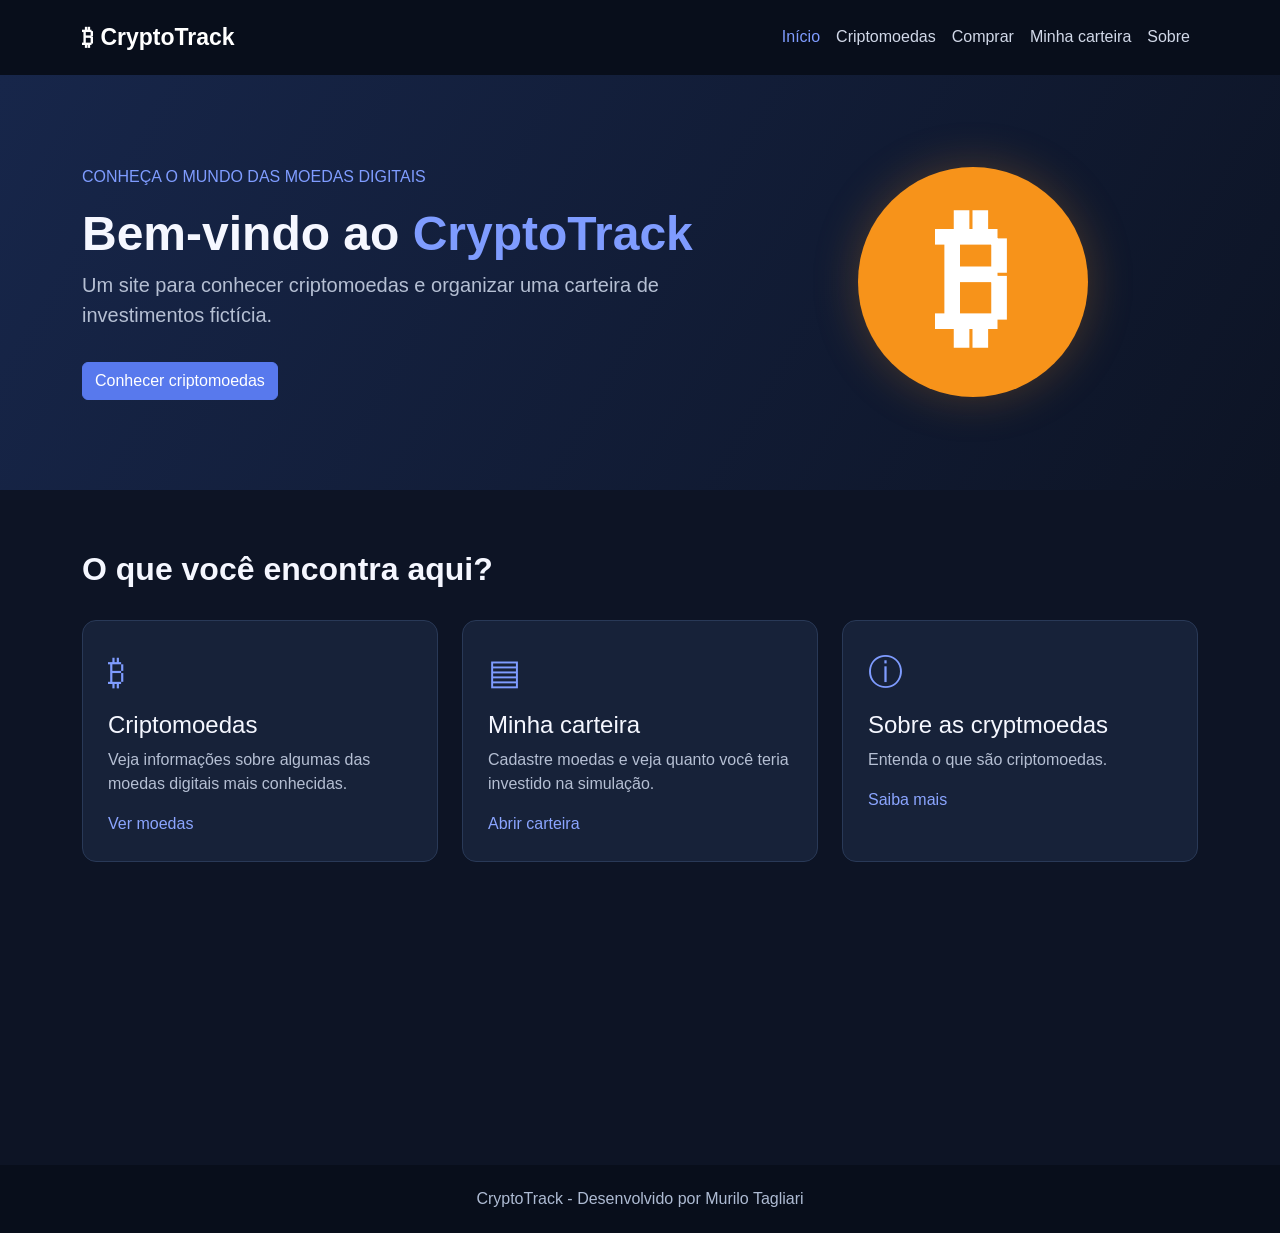
<file: index.html>
<!DOCTYPE html>
<html lang="pt-br">
<head>
    <meta charset="UTF-8">
    <meta name="viewport" content="width=device-width, initial-scale=1.0">
    <title>Início | CryptoTrack</title>
    <link href="https://cdn.jsdelivr.net/npm/bootstrap@5.3.3/dist/css/bootstrap.min.css" rel="stylesheet">
    <link rel="stylesheet" href="CSS/style.css">
</head>
<body>
    <nav class="navbar navbar-expand-lg navbar-dark">
        <div class="container">
            <a class="navbar-brand" href="index.html">₿ CryptoTrack</a>
            <button class="navbar-toggler" type="button" data-bs-toggle="collapse" data-bs-target="#menu">
                <span class="navbar-toggler-icon"></span>
            </button>
            <div class="collapse navbar-collapse" id="menu">
                <ul class="navbar-nav ms-auto">
                    <li class="nav-item"><a class="nav-link active" href="index.html">Início</a></li>
                    <li class="nav-item"><a class="nav-link" href="criptomoedas.html">Criptomoedas</a></li>
                    <li class="nav-item"><a class="nav-link" href="compra.html">Comprar</a></li>
                    <li class="nav-item"><a class="nav-link" href="carteira.html">Minha carteira</a></li>
                    <li class="nav-item"><a class="nav-link" href="sobre.html">Sobre</a></li>
                </ul>
            </div>
        </div>
    </nav>

    <header class="inicio">
        <div class="container">
            <div class="row align-items-center">
                <div class="col-lg-7">
                    <p class="destaque">CONHEÇA O MUNDO DAS MOEDAS DIGITAIS</p>
                    <h1>Bem-vindo ao <span>CryptoTrack</span></h1>
                    <p class="lead">Um site para conhecer criptomoedas e organizar uma carteira de investimentos fictícia.</p>
                    <a href="criptomoedas.html" class="btn btn-primary mt-3">Conhecer criptomoedas</a>
                </div>
                <div class="col-lg-5 text-center mt-4 mt-lg-0">
                    <div class="simbolo">₿</div>
                </div>
            </div>
        </div>
    </header>

    <main class="container conteudo">
        <h2>O que você encontra aqui?</h2>
        <div class="row g-4 mt-2">
            <div class="col-md-4">
                <div class="card-padrao">
                    <div class="icone">₿</div>
                    <h4>Criptomoedas</h4>
                    <p>Veja informações sobre algumas das moedas digitais mais conhecidas.</p>
                    <a href="criptomoedas.html">Ver moedas</a>
                </div>
            </div>
            <div class="col-md-4">
                <div class="card-padrao">
                    <div class="icone">▤</div>
                    <h4>Minha carteira</h4>
                    <p>Cadastre moedas e veja quanto você teria investido na simulação.</p>
                    <a href="carteira.html">Abrir carteira</a>
                </div>
            </div>
            <div class="col-md-4">
                <div class="card-padrao">
                    <div class="icone">ⓘ</div>
                    <h4>Sobre as cryptmoedas</h4>
                    <p>Entenda o que são criptomoedas.</p>
                    <a href="sobre.html">Saiba mais</a>
                </div>
            </div>
        </div>
    </main>

    <footer><div class="container">CryptoTrack - Desenvolvido por Murilo Tagliari</div></footer>
    <script src="https://cdn.jsdelivr.net/npm/bootstrap@5.3.3/dist/js/bootstrap.bundle.min.js"></script>
</body>
</html>
</file>
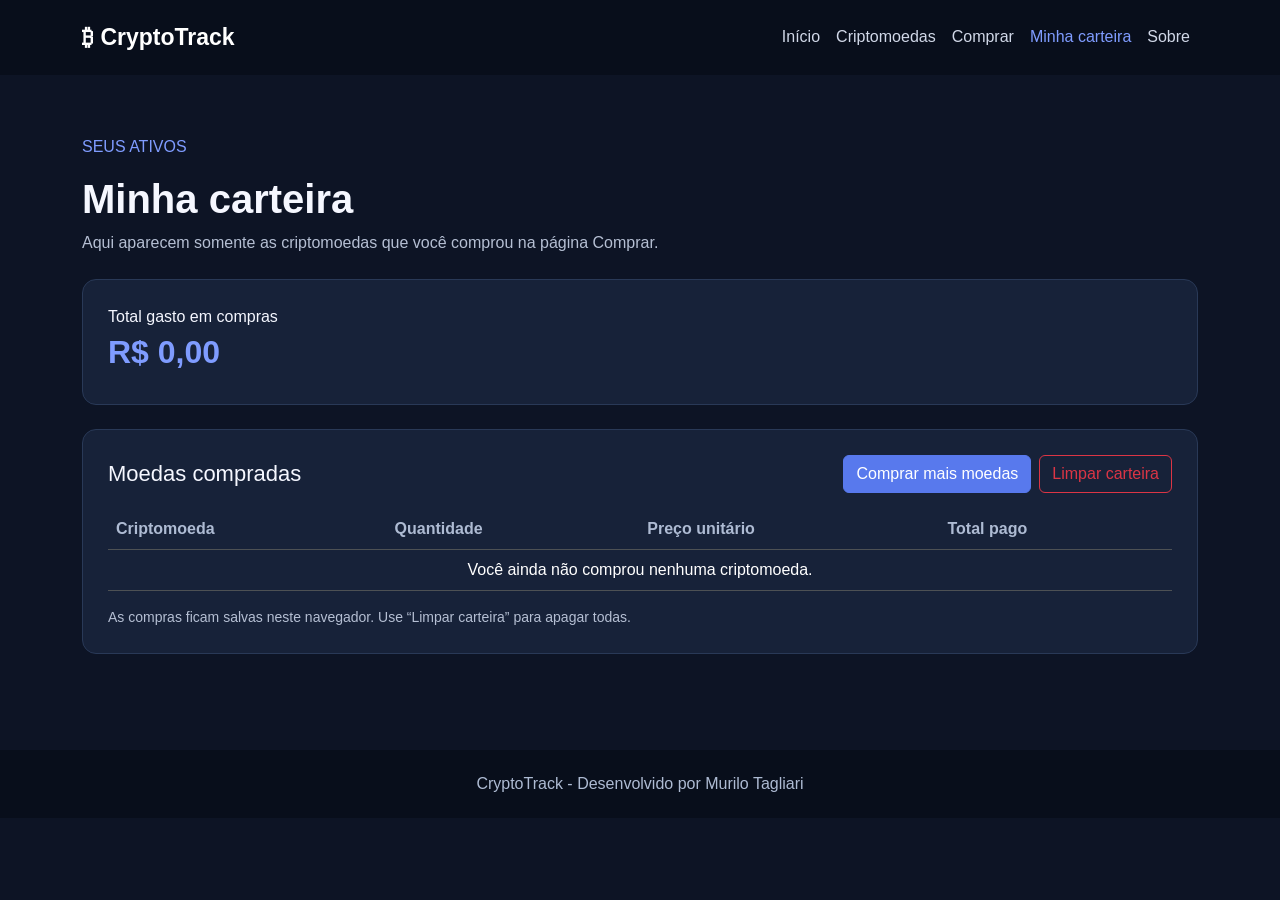
<file: carteira.html>
<!DOCTYPE html>
<html lang="pt-br">
<head>
    <meta charset="UTF-8">
    <meta name="viewport" content="width=device-width, initial-scale=1.0">
    <title>Minha carteira | CryptoTrack</title>
    <link href="https://cdn.jsdelivr.net/npm/bootstrap@5.3.3/dist/css/bootstrap.min.css" rel="stylesheet">
    <link rel="stylesheet" href="CSS/style.css">
</head>
<body>
    <nav class="navbar navbar-expand-lg navbar-dark">
        <div class="container">
            <a class="navbar-brand" href="index.html">₿ CryptoTrack</a>
            <button class="navbar-toggler" type="button" data-bs-toggle="collapse" data-bs-target="#menu">
                <span class="navbar-toggler-icon"></span>
            </button>
            <div class="collapse navbar-collapse" id="menu">
                <ul class="navbar-nav ms-auto">
                    <li class="nav-item"><a class="nav-link" href="index.html">Início</a></li>
                    <li class="nav-item"><a class="nav-link" href="criptomoedas.html">Criptomoedas</a></li>
                    <li class="nav-item"><a class="nav-link" href="compra.html">Comprar</a></li>
                    <li class="nav-item"><a class="nav-link active" href="carteira.html">Minha carteira</a></li>
                    <li class="nav-item"><a class="nav-link" href="sobre.html">Sobre</a></li>
                </ul>
            </div>
        </div>
    </nav>

    <main class="container conteudo">
        <p class="destaque">SEUS ATIVOS</p>
        <h1>Minha carteira</h1>
        <p class="texto-secundario">Aqui aparecem somente as criptomoedas que você comprou na página Comprar.</p>

        <div class="resumo mt-4 mb-4">
            <p class="mb-1">Total gasto em compras</p>
            <h2 id="totalCarteira">R$ 0,00</h2>
        </div>

        <div class="tabela">
            <div class="d-flex flex-wrap justify-content-between align-items-center mb-3 gap-2">
                <h3 class="mb-0">Moedas compradas</h3>
                <div class="d-flex gap-2 flex-wrap">
                    <a href="compra.html" class="btn btn-primary">Comprar mais moedas</a>
                    <button type="button" class="btn btn-outline-danger" onclick="limparCarteira()">Limpar carteira</button>
                </div>
            </div>
            <div class="table-responsive">
                <table class="table table-dark table-hover align-middle">
                    <thead>
                        <tr>
                            <th>Criptomoeda</th>
                            <th>Quantidade</th>
                            <th>Preço unitário</th>
                            <th>Total pago</th>
                        </tr>
                    </thead>
                    <tbody id="listaCarteira">
                        <tr><td colspan="4" class="text-center">Você ainda não comprou nenhuma criptomoeda.</td></tr>
                    </tbody>
                </table>
            </div>
            <p class="texto-secundario small mb-0">As compras ficam salvas neste navegador. Use “Limpar carteira” para apagar todas.</p>
        </div>
    </main>

    <footer><div class="container">CryptoTrack - Desenvolvido por Murilo Tagliari</div></footer>
    <script src="JS/carteira.js"></script>
    <script src="https://cdn.jsdelivr.net/npm/bootstrap@5.3.3/dist/js/bootstrap.bundle.min.js"></script>
</body>
</html>
</file>
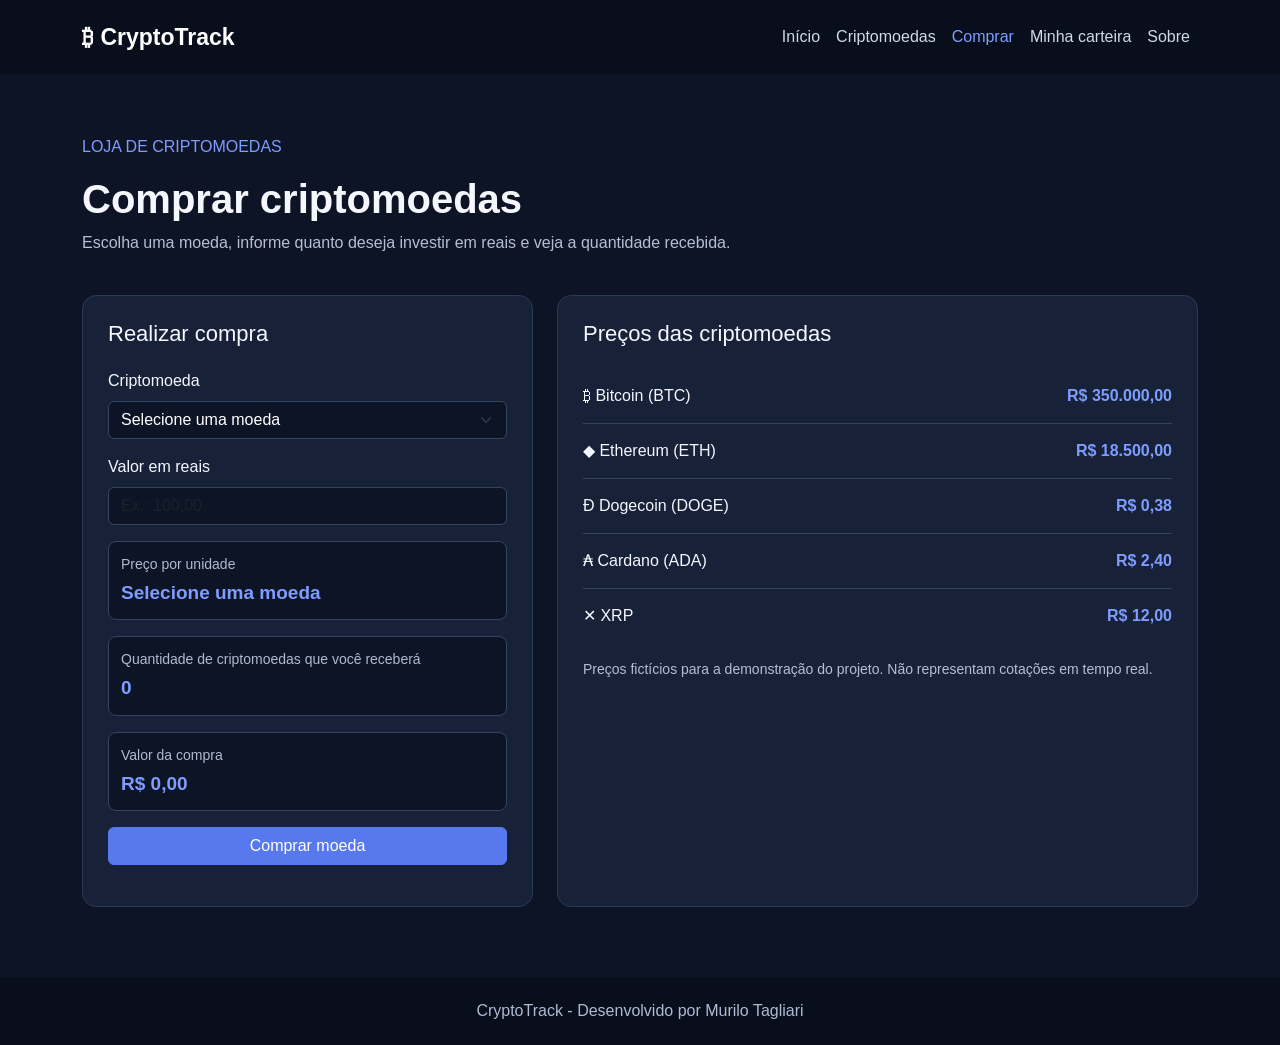
<file: compra.html>
<!DOCTYPE html>
<html lang="pt-br">
<head>
    <meta charset="UTF-8">
    <meta name="viewport" content="width=device-width, initial-scale=1.0">
    <title>Comprar | CryptoTrack</title>
    <link href="https://cdn.jsdelivr.net/npm/bootstrap@5.3.3/dist/css/bootstrap.min.css" rel="stylesheet">
    <link rel="stylesheet" href="CSS/style.css">
</head>
<body>
    <nav class="navbar navbar-expand-lg navbar-dark">
        <div class="container">
            <a class="navbar-brand" href="index.html">₿ CryptoTrack</a>
            <button class="navbar-toggler" type="button" data-bs-toggle="collapse" data-bs-target="#menu">
                <span class="navbar-toggler-icon"></span>
            </button>
            <div class="collapse navbar-collapse" id="menu">
                <ul class="navbar-nav ms-auto">
                    <li class="nav-item"><a class="nav-link" href="index.html">Início</a></li>
                    <li class="nav-item"><a class="nav-link" href="criptomoedas.html">Criptomoedas</a></li>
                    <li class="nav-item"><a class="nav-link active" href="compra.html">Comprar</a></li>
                    <li class="nav-item"><a class="nav-link" href="carteira.html">Minha carteira</a></li>
                    <li class="nav-item"><a class="nav-link" href="sobre.html">Sobre</a></li>
                </ul>
            </div>
        </div>
    </nav>

    <main class="container conteudo">
        <p class="destaque">LOJA DE CRIPTOMOEDAS</p>
        <h1>Comprar criptomoedas</h1>
        <p class="texto-secundario">Escolha uma moeda, informe quanto deseja investir em reais e veja a quantidade recebida.</p>

        <div class="row g-4 mt-2">
            <div class="col-lg-5">
                <div class="formulario">
                    <h3>Realizar compra</h3>
                    <form id="formularioCompra">
                        <label for="moedaCompra" class="form-label">Criptomoeda</label>
                        <select id="moedaCompra" class="form-select mb-3" required>
                            <option value="">Selecione uma moeda</option>
                            <option value="Bitcoin">Bitcoin - R$ 350.000,00</option>
                            <option value="Ethereum">Ethereum - R$ 18.500,00</option>
                            <option value="Dogecoin">Dogecoin - R$ 0,38</option>
                            <option value="Cardano">Cardano - R$ 2,40</option>
                            <option value="XRP">XRP - R$ 12,00</option>
                        </select>

                        <label for="valorReais" class="form-label">Valor em reais</label>
                        <input type="number" id="valorReais" class="form-control mb-3" min="0.01" step="0.01" placeholder="Ex.: 100,00" required>

                        <div class="preco-compra mb-3">
                            <span>Preço por unidade</span>
                            <strong id="precoUnidade">Selecione uma moeda</strong>
                        </div>
                        <div class="preco-compra mb-3">
                            <span>Quantidade de criptomoedas que você receberá</span>
                            <strong id="quantidadeRecebida">0</strong>
                        </div>
                        <div class="preco-compra mb-3">
                            <span>Valor da compra</span>
                            <strong id="valorCompra">R$ 0,00</strong>
                        </div>

                        <button type="submit" class="btn btn-primary w-100">Comprar moeda</button>
                    </form>
                    <p id="mensagemCompra" class="mt-3 mb-0" aria-live="polite"></p>
                </div>
            </div>

            <div class="col-lg-7">
                <div class="tabela">
                    <h3>Preços das criptomoedas</h3>
                    <div class="preco-lista">
                        <div><span>₿ Bitcoin (BTC)</span><strong>R$ 350.000,00</strong></div>
                        <div><span>◆ Ethereum (ETH)</span><strong>R$ 18.500,00</strong></div>
                        <div><span>Ð Dogecoin (DOGE)</span><strong>R$ 0,38</strong></div>
                        <div><span>₳ Cardano (ADA)</span><strong>R$ 2,40</strong></div>
                        <div><span>✕ XRP</span><strong>R$ 12,00</strong></div>
                    </div>
                    <p class="texto-secundario small mt-3 mb-0">Preços fictícios para a demonstração do projeto. Não representam cotações em tempo real.</p>
                </div>
            </div>
        </div>
    </main>

    <footer><div class="container">CryptoTrack - Desenvolvido por Murilo Tagliari</div></footer>
    <script src="JS/compra.js"></script>
    <script src="https://cdn.jsdelivr.net/npm/bootstrap@5.3.3/dist/js/bootstrap.bundle.min.js"></script>
</body>
</html>
</file>
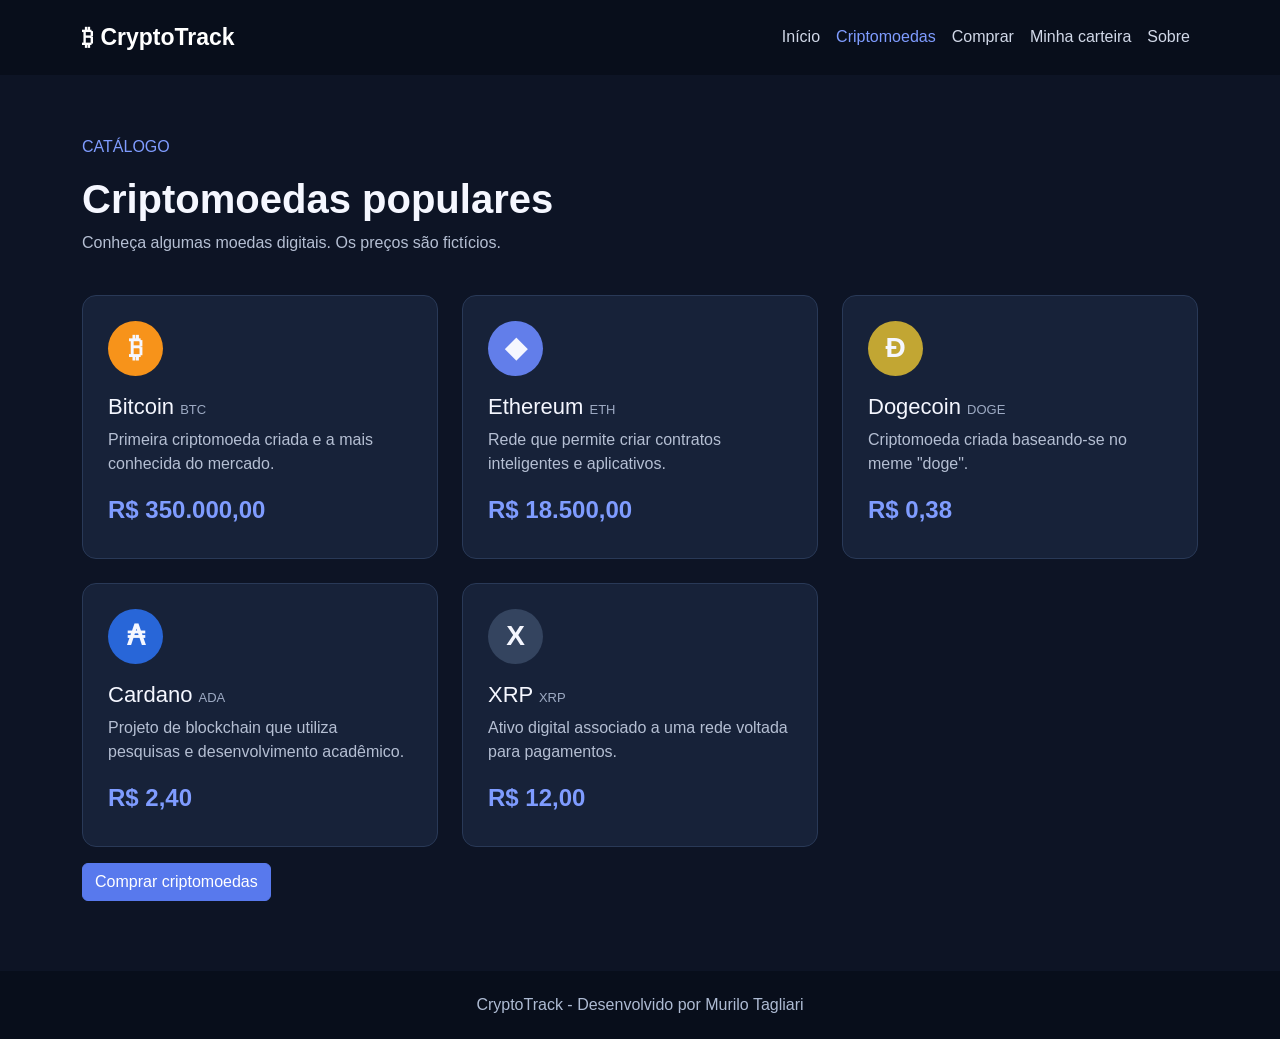
<file: criptomoedas.html>
<!DOCTYPE html>
<html lang="pt-br">
<head>
    <meta charset="UTF-8">
    <meta name="viewport" content="width=device-width, initial-scale=1.0">
    <title>Criptomoedas | CryptoTrack</title>
    <link href="https://cdn.jsdelivr.net/npm/bootstrap@5.3.3/dist/css/bootstrap.min.css" rel="stylesheet">
    <link rel="stylesheet" href="CSS/style.css">
</head>
<body>
    <nav class="navbar navbar-expand-lg navbar-dark">
        <div class="container">
            <a class="navbar-brand" href="index.html">₿ CryptoTrack</a>
            <button class="navbar-toggler" type="button" data-bs-toggle="collapse" data-bs-target="#menu">
                <span class="navbar-toggler-icon"></span>
            </button>
            <div class="collapse navbar-collapse" id="menu">
                <ul class="navbar-nav ms-auto">
                    <li class="nav-item"><a class="nav-link" href="index.html">Início</a></li>
                    <li class="nav-item"><a class="nav-link active" href="criptomoedas.html">Criptomoedas</a></li>
                    <li class="nav-item"><a class="nav-link" href="compra.html">Comprar</a></li>
                    <li class="nav-item"><a class="nav-link" href="carteira.html">Minha carteira</a></li>
                    <li class="nav-item"><a class="nav-link" href="sobre.html">Sobre</a></li>
                </ul>
            </div>
        </div>
    </nav>

    <main class="container conteudo">
        <p class="destaque">CATÁLOGO</p>
        <h1>Criptomoedas populares</h1>
        <p class="texto-secundario">Conheça algumas moedas digitais. Os preços são fictícios.</p>

        <div class="row g-4 mt-2">
            <div class="col-sm-6 col-lg-4">
                <div class="moeda-card">
                    <div class="moeda bitcoin">₿</div>
                    <h3>Bitcoin <small>BTC</small></h3>
                    <p>Primeira criptomoeda criada e a mais conhecida do mercado.</p>
                    <h4>R$ 350.000,00</h4>
                </div>
            </div>
            <div class="col-sm-6 col-lg-4">
                <div class="moeda-card">
                    <div class="moeda ethereum">◆</div>
                    <h3>Ethereum <small>ETH</small></h3>
                    <p>Rede que permite criar contratos inteligentes e aplicativos.</p>
                    <h4>R$ 18.500,00</h4>
                </div>
            </div>
            <div class="col-sm-6 col-lg-4">
                <div class="moeda-card">
                    <div class="moeda dogecoin">Ð</div>
                    <h3>Dogecoin <small>DOGE</small></h3>
                    <p>Criptomoeda criada baseando-se no meme "doge".</p>
                    <h4>R$ 0,38</h4>
                </div>
            </div>
            <div class="col-sm-6 col-lg-4">
                <div class="moeda-card">
                    <div class="moeda cardano">₳</div>
                    <h3>Cardano <small>ADA</small></h3>
                    <p>Projeto de blockchain que utiliza pesquisas e desenvolvimento acadêmico.</p>
                    <h4>R$ 2,40</h4>
                </div>
            </div>
            <div class="col-sm-6 col-lg-4">
                <div class="moeda-card">
                    <div class="moeda xrp">X</div>
                    <h3>XRP <small>XRP</small></h3>
                    <p>Ativo digital associado a uma rede voltada para pagamentos.</p>
                    <h4>R$ 12,00</h4>
                </div>
            </div>
        </div>
         <div class="col-sm-6 col-lg-4">
            <a href="compra.html" class="btn btn-primary mt-3">Comprar criptomoedas</a>
        </div>
    </main>

    <footer><div class="container">CryptoTrack - Desenvolvido por Murilo Tagliari</div></footer>
    <script src="https://cdn.jsdelivr.net/npm/bootstrap@5.3.3/dist/js/bootstrap.bundle.min.js"></script>
</body>
</html>
</file>
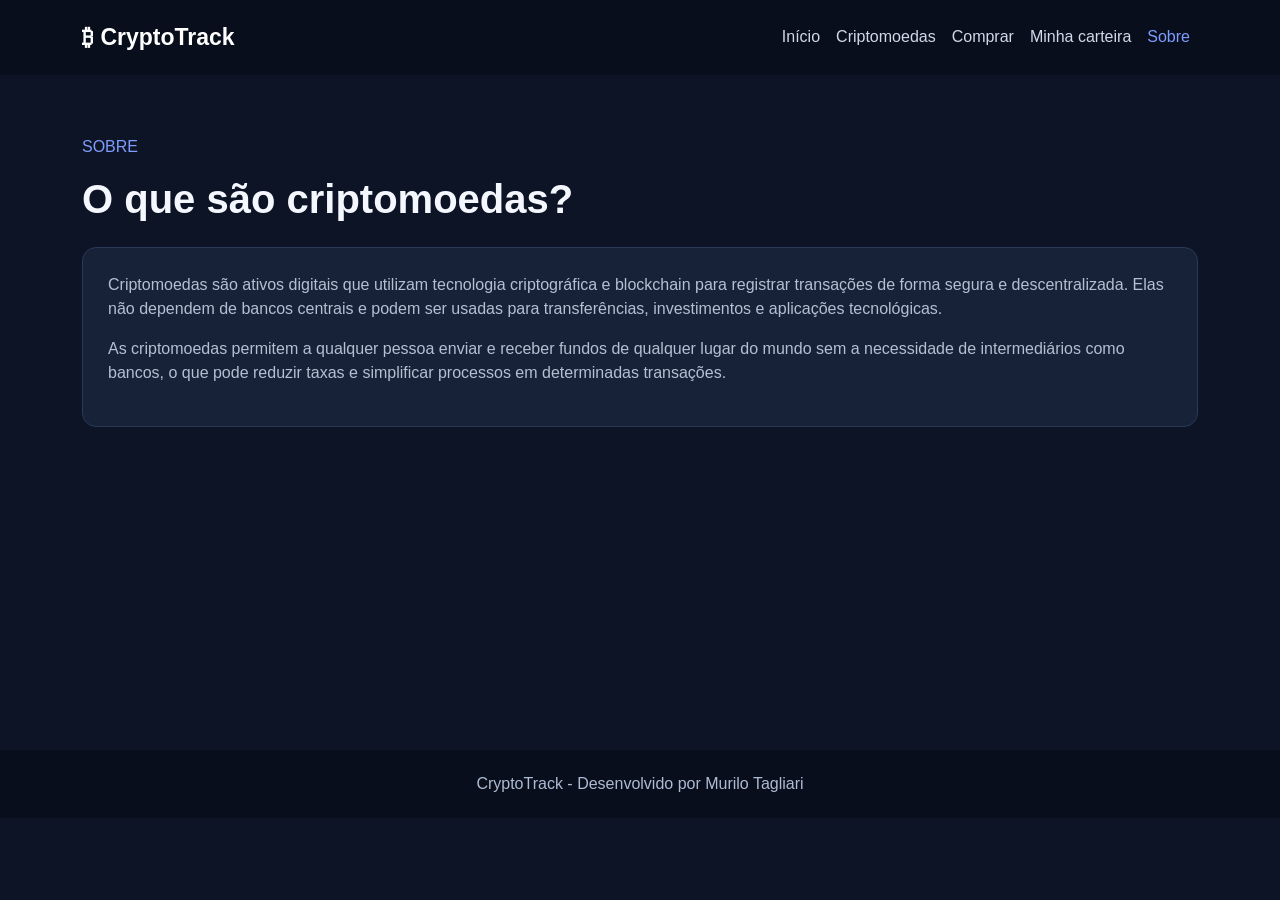
<file: sobre.html>
<!DOCTYPE html>
<html lang="pt-br">
<head>
    <meta charset="UTF-8">
    <meta name="viewport" content="width=device-width, initial-scale=1.0">
    <title>Sobre | CryptoTrack</title>
    <link href="https://cdn.jsdelivr.net/npm/bootstrap@5.3.3/dist/css/bootstrap.min.css" rel="stylesheet">
    <link rel="stylesheet" href="CSS/style.css">
</head>
<body>
    <nav class="navbar navbar-expand-lg navbar-dark">
        <div class="container">
            <a class="navbar-brand" href="index.html">₿ CryptoTrack</a>
            <button class="navbar-toggler" type="button" data-bs-toggle="collapse" data-bs-target="#menu">
                <span class="navbar-toggler-icon"></span>
            </button>
            <div class="collapse navbar-collapse" id="menu">
                <ul class="navbar-nav ms-auto">
                    <li class="nav-item"><a class="nav-link" href="index.html">Início</a></li>
                    <li class="nav-item"><a class="nav-link" href="criptomoedas.html">Criptomoedas</a></li>
                    <li class="nav-item"><a class="nav-link" href="compra.html">Comprar</a></li>
                    <li class="nav-item"><a class="nav-link" href="carteira.html">Minha carteira</a></li>
                    <li class="nav-item"><a class="nav-link active" href="sobre.html">Sobre</a></li>
                </ul>
            </div>
        </div>
    </nav>

    <main class="container conteudo">
        <p class="destaque">SOBRE</p>
        <h1>O que são criptomoedas?</h1>
        <div class="sobre-box mt-4">
            <p>Criptomoedas são ativos digitais que utilizam tecnologia criptográfica e blockchain para registrar transações de forma segura e descentralizada. Elas não dependem de bancos centrais e podem ser usadas para transferências, investimentos e aplicações tecnológicas.</p>
            <p>As criptomoedas permitem a qualquer pessoa enviar e receber fundos de qualquer lugar do mundo sem a necessidade de intermediários como bancos, o que pode reduzir taxas e simplificar processos em determinadas transações.</p>
        </div>
    </main>

    <footer><div class="container">CryptoTrack - Desenvolvido por Murilo Tagliari</div></footer>
    <script src="https://cdn.jsdelivr.net/npm/bootstrap@5.3.3/dist/js/bootstrap.bundle.min.js"></script>
</body>
</html>
</file>
<file: CSS/style.css>
body {
    background-color: #0d1425;
    color: #f5f7ff;
    font-family: Arial, sans-serif;
}
.navbar {
    background-color: #080e1b;
    padding: 15px 0;
}
.navbar-brand {
    font-size: 23px;
    font-weight: bold;
}
.nav-link {
    color: #d1d8e8;
}
.nav-link:hover, .nav-link.active {
    color: #7f9cff !important;
}
.inicio {
    background: linear-gradient(120deg, #17264a, #0d1425);
    padding: 90px 0;
}
.inicio h1 {
    font-size: 48px;
    font-weight: bold;
}
.inicio h1 span, .destaque {
    color: #7f9cff;
}
.inicio .lead, .texto-secundario {
    color: #b5bfd3;
}
.simbolo {
    width: 230px;
    height: 230px;
    margin: auto;
    border-radius: 50%;
    background-color: #f7931a;
    color: white;
    font-size: 150px;
    font-weight: bold;
    line-height: 220px;
    box-shadow: 0 0 45px rgba(247, 147, 26, 0.25);
}
.btn-primary {
    background-color: #5879ed;
    border-color: #5879ed;
}
.btn-primary:hover {
    background-color: #4263d5;
}
.conteudo {
    padding-top: 60px;
    padding-bottom: 70px;
    min-height: 75vh;
}
.conteudo h1, .conteudo h2 {
    font-weight: bold;
}
.card-padrao, .moeda-card, .formulario, .resumo, .tabela, .sobre-box {
    background-color: #172239;
    border: 1px solid #293957;
    border-radius: 14px;
    padding: 25px;
    height: 100%;
}
.card-padrao p, .moeda-card p, .sobre-box p {
    color: #b5bfd3;
}
.card-padrao a {
    color: #8ba5ff;
    text-decoration: none;
}
.card-padrao a:hover {
    text-decoration: underline;
}
.icone {
    color: #7f9cff;
    font-size: 35px;
    margin-bottom: 12px;
}
.moeda {
    width: 55px;
    height: 55px;
    border-radius: 50%;
    display: flex;
    justify-content: center;
    align-items: center;
    font-size: 28px;
    font-weight: bold;
    margin-bottom: 18px;
}
.bitcoin { background: #f7931a; }
.ethereum { background: #627eea; }
.dogecoin { background: #c2a633; }
.cardano { background: #2866d8; }
.xrp { background: #34445f; }
.moeda-card h3 {
    font-size: 22px;
}
.moeda-card h3 small {
    color: #9eabc4;
    font-size: 13px;
}
.moeda-card h4 {
    margin-top: 20px;
    color: #7f9cff;
    font-weight: bold;
}
.formulario h3, .tabela h3 {
    font-size: 22px;
    margin-bottom: 22px;
}
.form-control, .form-select {
    background-color: #0d1425;
    color: white;
    border-color: #34445f;
}
.form-control:focus, .form-select:focus {
    background-color: #0d1425;
    color: white;
    border-color: #7f9cff;
    box-shadow: none;
}
.form-select option {
    background-color: #172239;
}
.resumo h2 {
    color: #7f9cff;
    font-weight: bold;
}
.table {
    --bs-table-bg: transparent;
    --bs-table-color: white;
}
.table th {
    color: #aebbd3;
}
#mensagem {
    min-height: 24px;
}
.sucesso { color: #45d6a1; }
.erro { color: #ff7d8b; }
.botao-remover {
    background-color: #8e3545;
    color: white;
    border: 0;
    border-radius: 6px;
    padding: 6px 10px;
}
.botao-remover:hover {
    background-color: #b34355;
}
.aviso {
    background-color: #253452;
    border-left: 4px solid #7f9cff;
    padding: 15px;
    border-radius: 5px;
}
footer {
    background-color: #080e1b;
    color: #aebbd3;
    padding: 22px 0;
    text-align: center;
}
@media (max-width: 576px) {
    .inicio {
        padding: 60px 0;
    }
    .inicio h1 {
        font-size: 36px;
    }
    .simbolo {
        width: 170px;
        height: 170px;
        font-size: 110px;
        line-height: 165px;
    }
}

.preco-compra {
    background-color: #0d1425;
    border: 1px solid #34445f;
    border-radius: 8px;
    padding: 12px;
}
.preco-compra span {
    display: block;
    color: #aebbd3;
    font-size: 14px;
}
.preco-compra strong {
    display: block;
    color: #7f9cff;
    font-size: 19px;
    margin-top: 4px;
}
.preco-lista div {
    display: flex;
    justify-content: space-between;
    gap: 12px;
    padding: 15px 0;
    border-bottom: 1px solid #34445f;
}
.preco-lista div:last-child {
    border-bottom: 0;
}
.preco-lista strong {
    color: #7f9cff;
}
</file>
